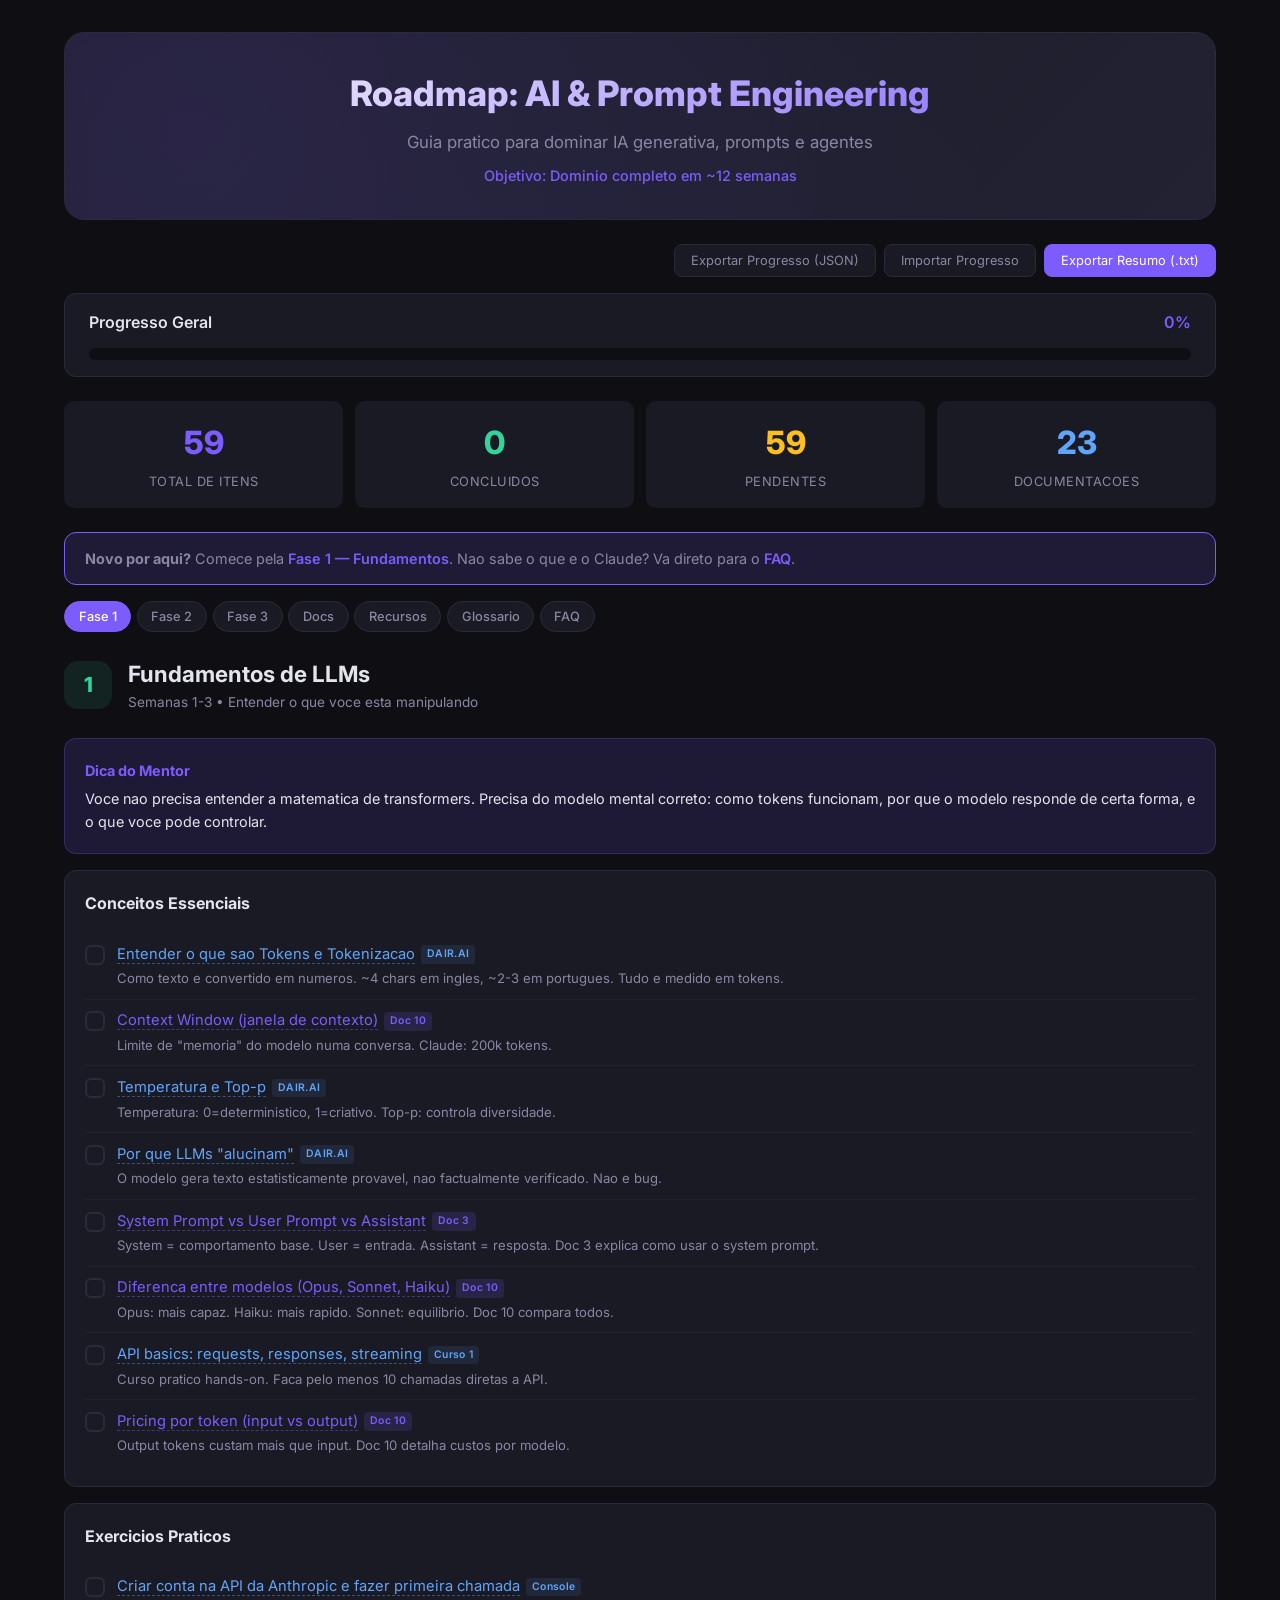
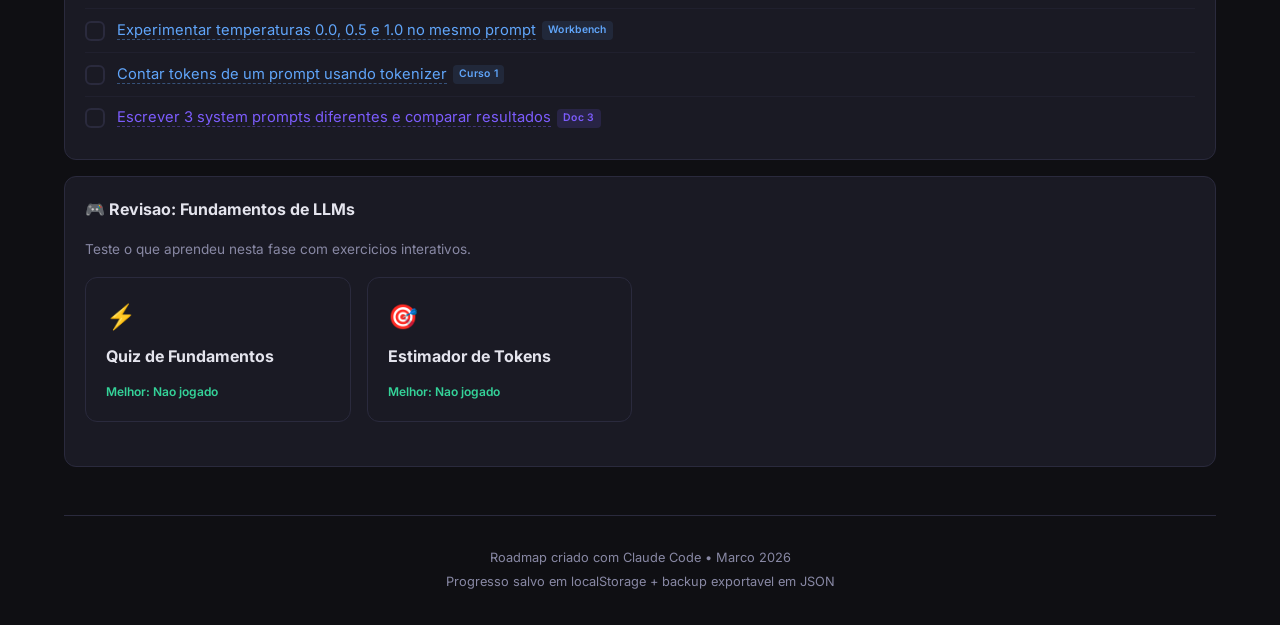
<file: index.html>
<!DOCTYPE html>
<html lang="pt-BR">
<head>
<meta charset="UTF-8">
<meta name="viewport" content="width=device-width, initial-scale=1.0">
<title>Roadmap - AI & Prompt Engineering</title>
<link rel="stylesheet" href="roadmap.css">
</head>
<body>
<div class="container">

  <div class="header">
    <h1>Roadmap: AI &amp; Prompt Engineering</h1>
    <p>Guia pratico para dominar IA generativa, prompts e agentes</p>
    <div class="subtitle">Objetivo: Dominio completo em ~12 semanas</div>
  </div>

  <div class="backup-bar">
    <button class="backup-btn" onclick="exportProgress()">Exportar Progresso (JSON)</button>
    <button class="backup-btn" onclick="document.getElementById('importFile').click()">Importar Progresso</button>
    <input type="file" id="importFile" accept=".json" onchange="importProgress(event)">
    <button class="backup-btn primary" onclick="exportProgressTxt()">Exportar Resumo (.txt)</button>
  </div>

  <div class="global-progress">
    <div class="label"><span>Progresso Geral</span><span id="globalPercent">0%</span></div>
    <div class="progress-bar"><div class="fill" id="globalFill" style="width:0%"></div></div>
  </div>

  <div class="stats">
    <div class="stat-card"><div class="number" style="color:var(--accent)" id="statTotal">0</div><div class="desc">Total de Itens</div></div>
    <div class="stat-card"><div class="number" style="color:var(--green)" id="statDone">0</div><div class="desc">Concluidos</div></div>
    <div class="stat-card"><div class="number" style="color:var(--yellow)" id="statPending">0</div><div class="desc">Pendentes</div></div>
    <div class="stat-card"><div class="number" style="color:var(--blue)">23</div><div class="desc">Documentacoes</div></div>
  </div>

  <div class="welcome-banner">
    <strong>Novo por aqui?</strong> Comece pela <a href="#" onclick="showPhase('phase1', document.querySelector('.tab-btn'));return false;">Fase 1 — Fundamentos</a>. Nao sabe o que e o Claude? Va direto para o <a href="#" onclick="showPhase('faq', document.querySelectorAll('.tab-btn')[7]);return false;">FAQ</a>.
  </div>

  <div class="tabs">
    <button class="tab-btn active" onclick="showPhase('phase1',this)">Fase 1</button>
    <button class="tab-btn" onclick="showPhase('phase2',this)">Fase 2</button>
    <button class="tab-btn" onclick="showPhase('phase3',this)">Fase 3</button>
    <button class="tab-btn" onclick="showPhase('phase4',this)" id="tab-phase4" style="display:none;">Fase 4</button>
    <button class="tab-btn" onclick="showPhase('docs',this)">Docs</button>
    <button class="tab-btn" onclick="showPhase('resources',this)">Recursos</button>
    <button class="tab-btn" onclick="showPhase('glossary',this)">Glossario</button>
    <button class="tab-btn" onclick="showPhase('faq',this)">FAQ</button>
  </div>

  <!-- Containers dinâmicos — preenchidos pelo roadmap.js -->
  <div id="phases-container"></div>
  <div class="phase" id="docs"></div>
  <div class="phase" id="resources"></div>
  <div class="phase" id="glossary"></div>

  <div class="phase" id="faq"></div>

  <div class="footer">
    <p>Roadmap criado com Claude Code &bull; Marco 2026</p>
    <p style="margin-top:0.25rem;">Progresso salvo em localStorage + backup exportavel em JSON</p>
  </div>

</div>

<script src="roadmap-data.js"></script>
<script src="roadmap.js"></script>
</body>
</html>
</file>
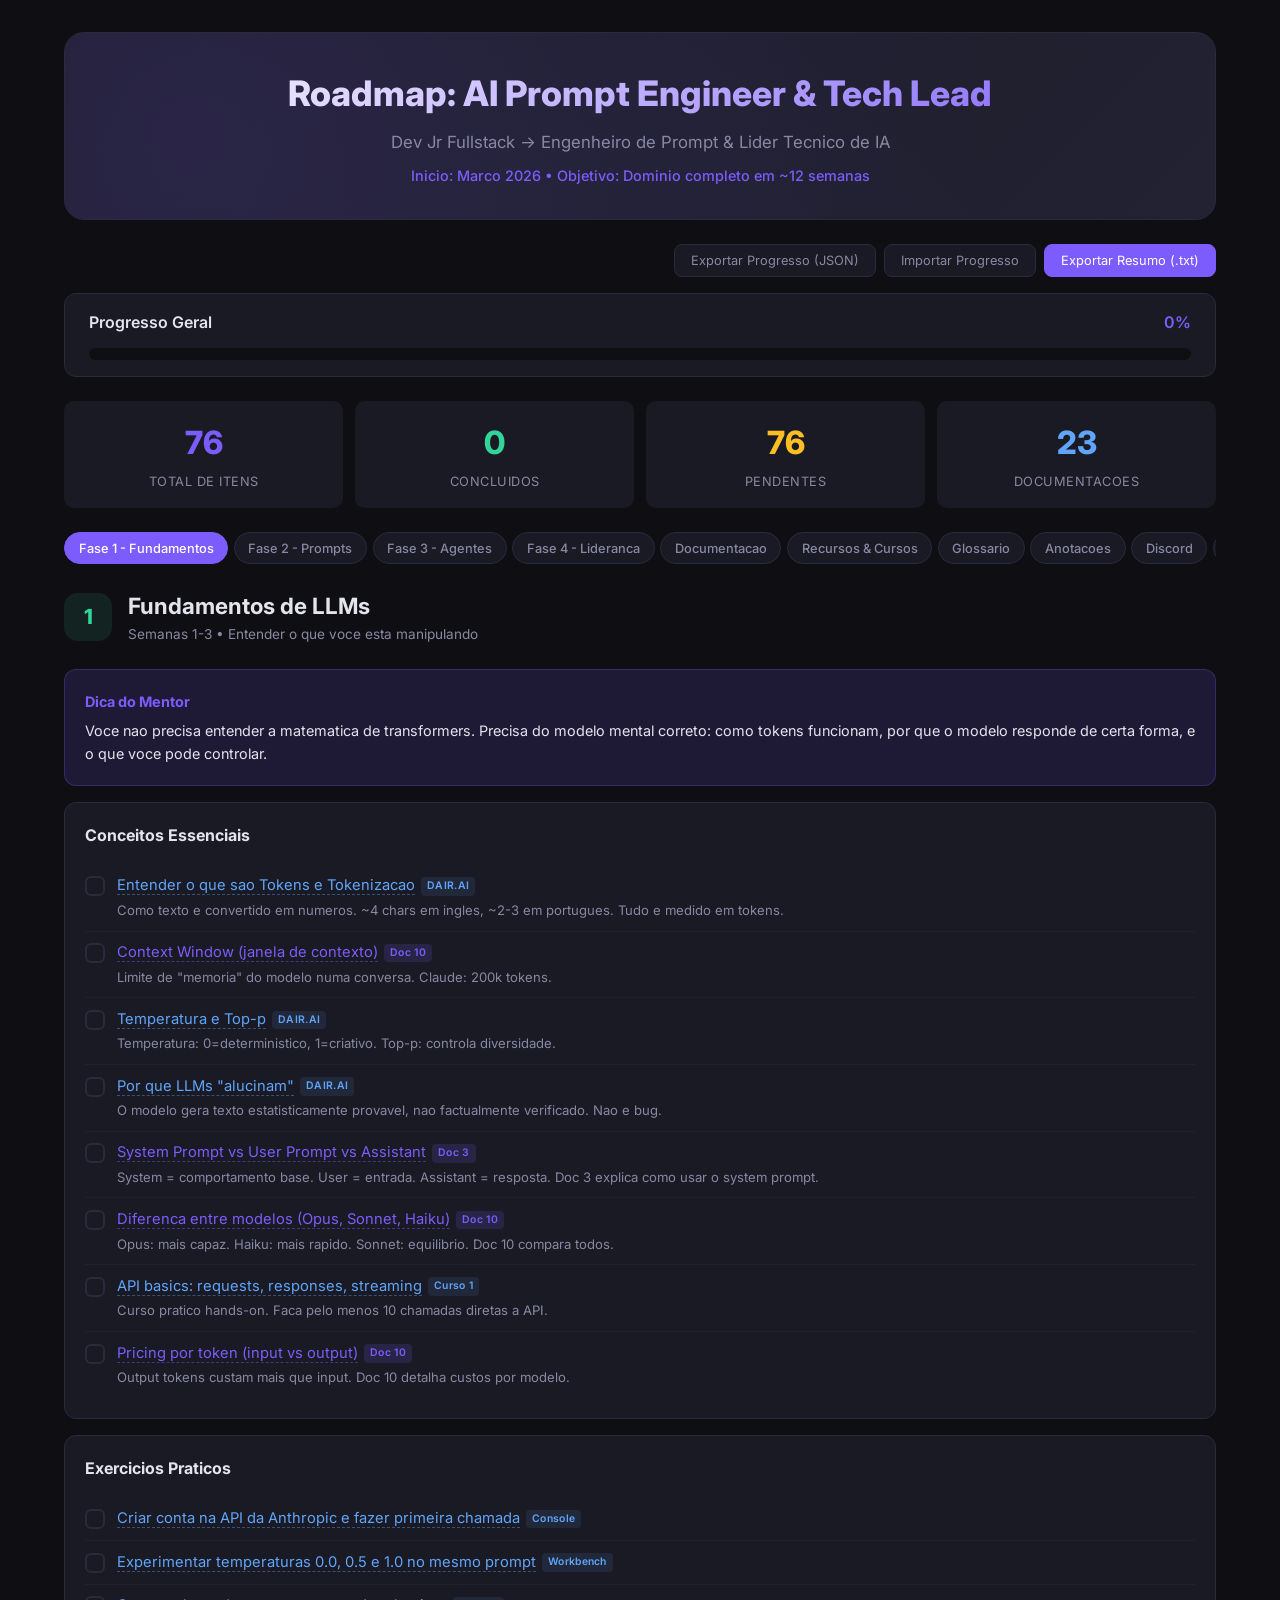
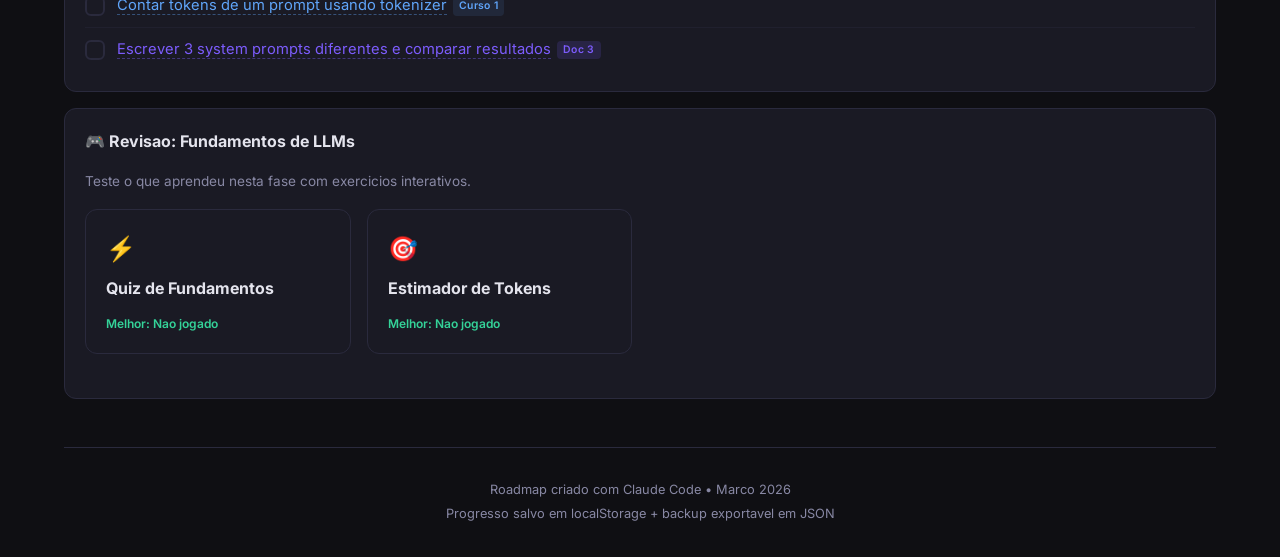
<file: roadmap-ai-engineer.html>
<!DOCTYPE html>
<html lang="pt-BR">
<head>
<meta charset="UTF-8">
<meta name="viewport" content="width=device-width, initial-scale=1.0">
<title>Roadmap - AI Prompt Engineer & Tech Lead</title>
<link rel="stylesheet" href="roadmap.css">
</head>
<body>
<div class="container">

  <div class="header">
    <h1>Roadmap: AI Prompt Engineer &amp; Tech Lead</h1>
    <p>Dev Jr Fullstack &rarr; Engenheiro de Prompt &amp; Lider Tecnico de IA</p>
    <div class="subtitle">Inicio: Marco 2026 &bull; Objetivo: Dominio completo em ~12 semanas</div>
  </div>

  <div class="backup-bar">
    <button class="backup-btn" onclick="exportProgress()">Exportar Progresso (JSON)</button>
    <button class="backup-btn" onclick="document.getElementById('importFile').click()">Importar Progresso</button>
    <input type="file" id="importFile" accept=".json" onchange="importProgress(event)">
    <button class="backup-btn primary" onclick="exportProgressTxt()">Exportar Resumo (.txt)</button>
  </div>

  <div class="global-progress">
    <div class="label"><span>Progresso Geral</span><span id="globalPercent">0%</span></div>
    <div class="progress-bar"><div class="fill" id="globalFill" style="width:0%"></div></div>
  </div>

  <div class="stats">
    <div class="stat-card"><div class="number" style="color:var(--accent)" id="statTotal">0</div><div class="desc">Total de Itens</div></div>
    <div class="stat-card"><div class="number" style="color:var(--green)" id="statDone">0</div><div class="desc">Concluidos</div></div>
    <div class="stat-card"><div class="number" style="color:var(--yellow)" id="statPending">0</div><div class="desc">Pendentes</div></div>
    <div class="stat-card"><div class="number" style="color:var(--blue)">23</div><div class="desc">Documentacoes</div></div>
  </div>

  <div class="tabs">
    <button class="tab-btn active" onclick="showPhase('phase1',this)">Fase 1 - Fundamentos</button>
    <button class="tab-btn" onclick="showPhase('phase2',this)">Fase 2 - Prompts</button>
    <button class="tab-btn" onclick="showPhase('phase3',this)">Fase 3 - Agentes</button>
    <button class="tab-btn" onclick="showPhase('phase4',this)">Fase 4 - Lideranca</button>
    <button class="tab-btn" onclick="showPhase('docs',this)">Documentacao</button>
    <button class="tab-btn" onclick="showPhase('resources',this)">Recursos &amp; Cursos</button>
    <button class="tab-btn" onclick="showPhase('glossary',this)">Glossario</button>
    <button class="tab-btn" onclick="showPhase('notes',this)">Anotacoes</button>
    <button class="tab-btn" onclick="showPhase('discord',this)">Discord</button>
    <button class="tab-btn" onclick="showPhase('faq',this)">FAQ</button>
  </div>

  <!-- Containers dinâmicos — preenchidos pelo roadmap.js -->
  <div id="phases-container"></div>
  <div class="phase" id="docs"></div>
  <div class="phase" id="resources"></div>
  <div class="phase" id="glossary"></div>

  <!-- Notas: estáticas, preservadas como estão -->
  <div class="phase" id="notes">
    <div class="phase-header">
      <div class="phase-badge" style="background:var(--accent-glow);color:var(--accent);">N</div>
      <div class="phase-info"><h2>Suas Anotacoes</h2><div class="duration">Tudo salvo automaticamente no navegador</div></div>
    </div>
    <div class="section"><h3>Aprendizados e Insights</h3><textarea class="notes-area" id="notesGeneral" placeholder="Registre aprendizados, descobertas e insights..." oninput="saveNotes()"></textarea></div>
    <div class="section"><h3>Duvidas para Investigar</h3><textarea class="notes-area" id="notesQuestions" placeholder="Anote duvidas para investigar depois..." oninput="saveNotes()"></textarea></div>
    <div class="section"><h3>Ideias para a Empresa</h3><textarea class="notes-area" id="notesIdeas" placeholder="Ideias de como aplicar IA na empresa..." oninput="saveNotes()"></textarea></div>
    <div class="section"><h3>Prompts que Funcionaram</h3><textarea class="notes-area" id="notesPrompts" placeholder="Cole prompts com bons resultados..." oninput="saveNotes()" style="min-height:200px;font-family:'JetBrains Mono',monospace;font-size:0.82rem;"></textarea></div>
  </div>

  <div class="phase" id="discord"></div>
  <div class="phase" id="faq"></div>

  <div class="footer">
    <p>Roadmap criado com Claude Code &bull; Marco 2026</p>
    <p style="margin-top:0.25rem;">Progresso salvo em localStorage + backup exportavel em JSON</p>
  </div>

</div>

<script src="roadmap-data.js"></script>
<script src="roadmap.js"></script>
</body>
</html>
</file>
<file: roadmap.css>
@import url('https://fonts.googleapis.com/css2?family=Inter:wght@300;400;500;600;700;800&family=JetBrains+Mono:wght@400;500&display=swap');

:root {
--bg: #0f0f13;
--surface: #1a1a24;
--surface2: #222233;
--surface3: #16161f;
--border: #2a2a3d;
--text: #e4e4ed;
--text-muted: #8888a4;
--accent: #7c5cfc;
--accent-glow: rgba(124, 92, 252, 0.15);
--green: #34d399;
--green-bg: rgba(52, 211, 153, 0.1);
--yellow: #fbbf24;
--yellow-bg: rgba(251, 191, 36, 0.1);
--blue: #60a5fa;
--blue-bg: rgba(96, 165, 250, 0.1);
--red: #f87171;
--red-bg: rgba(248, 113, 113, 0.1);
--orange: #fb923c;
--orange-bg: rgba(251, 146, 60, 0.1);
--purple: #a855f7;
--purple-bg: rgba(168, 85, 247, 0.1);
}

* { margin: 0; padding: 0; box-sizing: border-box; }

body {
font-family: 'Inter', sans-serif;
background: var(--bg);
color: var(--text);
line-height: 1.6;
min-height: 100vh;
}

.container { max-width: 1200px; margin: 0 auto; padding: 2rem 1.5rem; }

/* Header */
.header {
text-align: center; margin-bottom: 1.5rem; padding: 2rem 1.5rem;
background: linear-gradient(135deg, var(--surface) 0%, var(--surface2) 100%);
border-radius: 20px; border: 1px solid var(--border); position: relative; overflow: hidden;
}
.header::before {
content: ''; position: absolute; top: -50%; left: -50%; width: 200%; height: 200%;
background: radial-gradient(circle at 30% 50%, var(--accent-glow) 0%, transparent 50%); pointer-events: none;
}
.header h1 {
font-size: 2.2rem; font-weight: 800; margin-bottom: 0.5rem;
background: linear-gradient(135deg, #fff 0%, var(--accent) 100%);
-webkit-background-clip: text; -webkit-text-fill-color: transparent; position: relative;
}
.header p { color: var(--text-muted); font-size: 1.05rem; position: relative; }
.header .subtitle { margin-top: 0.5rem; font-size: 0.9rem; color: var(--accent); font-weight: 500; }

/* Backup bar */
.backup-bar {
display: flex; justify-content: flex-end; gap: 0.5rem; margin-bottom: 1rem; flex-wrap: wrap;
}
.backup-btn {
padding: 0.5rem 1rem; background: var(--surface); border: 1px solid var(--border);
border-radius: 8px; color: var(--text-muted); font-size: 0.8rem; cursor: pointer;
font-family: inherit; transition: all 0.2s;
}
.backup-btn:hover { border-color: var(--accent); color: var(--text); }
.backup-btn.primary { background: var(--accent); border-color: var(--accent); color: #fff; }
#importFile { display: none; }

/* Global Progress */
.global-progress {
margin-bottom: 1.5rem; background: var(--surface); border-radius: 12px;
padding: 1rem 1.5rem; border: 1px solid var(--border);
}
.global-progress .label { display: flex; justify-content: space-between; margin-bottom: 0.75rem; font-weight: 600; }
.global-progress .label span:last-child { color: var(--accent); }
.progress-bar { height: 12px; background: var(--bg); border-radius: 999px; overflow: hidden; }
.progress-bar .fill { height: 100%; background: linear-gradient(90deg, var(--accent), #a78bfa); border-radius: 999px; transition: width 0.5s ease; }

/* Stats */
.stats { display: grid; grid-template-columns: repeat(4, 1fr); gap: 0.75rem; margin-bottom: 1.5rem; }
.stat-card { background: var(--surface); border: none; border-radius: 10px; padding: 1rem; text-align: center; }
.stat-card .number { font-size: 2rem; font-weight: 800; }
.stat-card .desc { color: var(--text-muted); font-size: 0.8rem; text-transform: uppercase; letter-spacing: 0.5px; margin-top: 0.25rem; }

/* Welcome banner */
.welcome-banner {
background: var(--accent-glow); border: 1px solid var(--accent); border-radius: 12px;
padding: 0.85rem 1.25rem; margin-bottom: 1rem; font-size: 0.9rem; color: var(--text-muted);
}
.welcome-banner a { color: var(--accent); text-decoration: none; font-weight: 600; }
.welcome-banner a:hover { text-decoration: underline; }

/* Tabs */
.tabs { display: flex; gap: 0.35rem; margin-bottom: 1.5rem; flex-wrap: nowrap; overflow-x: auto; -webkit-overflow-scrolling: touch; scrollbar-width: none; }
.tabs::-webkit-scrollbar { display: none; }
.tab-btn {
padding: 0.45rem 0.85rem; background: var(--surface); border: 1px solid var(--border);
border-radius: 999px; color: var(--text-muted); font-size: 0.8rem; font-weight: 500;
cursor: pointer; transition: all 0.2s; font-family: inherit; white-space: nowrap;
}
.tab-btn:hover { border-color: var(--accent); color: var(--text); }
.tab-btn.active { background: var(--accent); border-color: var(--accent); color: #fff; }

/* Phase */
.phase { display: none; }
.phase.active { display: block; }
.phase-header { display: flex; align-items: center; gap: 1rem; margin-bottom: 1.5rem; }
.phase-badge {
width: 48px; height: 48px; border-radius: 14px; display: flex; align-items: center;
justify-content: center; font-size: 1.3rem; font-weight: 800; flex-shrink: 0;
}
.phase-info h2 { font-size: 1.4rem; font-weight: 700; }
.phase-info .duration { color: var(--text-muted); font-size: 0.85rem; }

/* Section */
.section {
background: var(--surface); border: 1px solid var(--border); border-radius: 12px;
padding: 1.25rem; margin-bottom: 1rem;
}
.section h3 { font-size: 1rem; font-weight: 700; margin-bottom: 1rem; display: flex; align-items: center; gap: 0.5rem; }

/* Checklist */
.checklist { list-style: none; }
.checklist li { display: flex; align-items: flex-start; gap: 0.75rem; padding: 0.6rem 0; border-bottom: 1px solid rgba(42,42,61,0.4); font-size: 0.92rem; }
.checklist li:last-child { border-bottom: none; }
.checklist input[type="checkbox"] {
appearance: none; -webkit-appearance: none; width: 20px; height: 20px; min-width: 20px;
border: 2px solid var(--border); border-radius: 6px; cursor: pointer; margin-top: 2px;
transition: all 0.2s; position: relative;
}
.checklist input[type="checkbox"]:checked { background: var(--green); border-color: var(--green); }
.checklist input[type="checkbox"]:checked::after {
content: '\2713'; position: absolute; top: 50%; left: 50%; transform: translate(-50%, -50%);
color: #000; font-size: 12px; font-weight: 700;
}
.checklist input[type="checkbox"]:checked + .item-text { text-decoration: line-through; color: var(--text-muted); }
.item-text { flex: 1; }
.item-text .detail { color: var(--text-muted); font-size: 0.82rem; display: block; margin-top: 2px; }
/* Related items inside doc blocks */
.doc-related {
margin-top: 1.25rem; padding-top: 1rem; border-top: 1px dashed var(--border);
}
.doc-related .doc-related-title {
font-size: 0.8rem; font-weight: 700; color: var(--green); text-transform: uppercase;
letter-spacing: 0.5px; margin-bottom: 0.75rem; display: flex; align-items: center; gap: 0.5rem;
}
.doc-related .doc-related-title::before { content: '\2713'; }
.doc-related .doc-checklist { list-style: none; padding: 0; }
.doc-related .doc-checklist li {
display: flex; align-items: center; gap: 0.6rem; padding: 0.5rem 0.75rem;
background: var(--bg); border-radius: 8px; margin-bottom: 0.4rem; font-size: 0.85rem;
transition: background 0.2s;
}
.doc-related .doc-checklist li:hover { background: var(--surface2); }
.doc-related .doc-checklist li .phase-tag {
font-size: 0.6rem; padding: 2px 6px; border-radius: 4px; font-weight: 600;
letter-spacing: 0.3px; flex-shrink: 0;
}
.phase-tag-1 { background: var(--green-bg); color: var(--green); }
.phase-tag-2 { background: var(--yellow-bg); color: var(--yellow); }
.phase-tag-3 { background: var(--blue-bg); color: var(--blue); }
.phase-tag-4 { background: var(--orange-bg); color: var(--orange); }

.doc-related .doc-checklist input[type="checkbox"] {
appearance: none; -webkit-appearance: none; width: 18px; height: 18px; min-width: 18px;
border: 2px solid var(--border); border-radius: 5px; cursor: pointer;
transition: all 0.2s; position: relative;
}
.doc-related .doc-checklist input[type="checkbox"]:checked {
background: var(--green); border-color: var(--green);
}
.doc-related .doc-checklist input[type="checkbox"]:checked::after {
content: '\2713'; position: absolute; top: 50%; left: 50%; transform: translate(-50%, -50%);
color: #000; font-size: 11px; font-weight: 700;
}
.doc-related .doc-checklist .item-label { flex: 1; }
.doc-related .doc-checklist input[type="checkbox"]:checked ~ .item-label {
text-decoration: line-through; color: var(--text-muted);
}

.item-text a.item-link {
color: var(--accent); text-decoration: none; border-bottom: 1px dashed rgba(124,92,252,0.4);
transition: all 0.2s;
}
.item-text a.item-link:hover { color: #a78bfa; border-bottom-color: #a78bfa; }
.item-text a.item-link.ext { color: var(--blue); border-bottom-color: rgba(96,165,250,0.4); }
.item-text a.item-link.ext:hover { color: #93c5fd; border-bottom-color: #93c5fd; }
.item-text .link-badge {
display: inline-block; font-size: 0.65rem; padding: 1px 6px; border-radius: 4px;
background: var(--accent-glow); color: var(--accent); margin-left: 6px; vertical-align: middle;
font-weight: 600; letter-spacing: 0.3px;
}
.item-text .link-badge.ext-badge { background: var(--blue-bg); color: var(--blue); }

/* Tip */
.tip { background: var(--accent-glow); border: 1px solid rgba(124,92,252,0.25); border-radius: 12px; padding: 1.25rem; margin-bottom: 1rem; font-size: 0.9rem; }
.tip .tip-title { font-weight: 700; margin-bottom: 0.35rem; color: var(--accent); }

/* Resource cards */
.resources-grid { display: grid; grid-template-columns: repeat(auto-fill, minmax(280px, 1fr)); gap: 1rem; }
.resource-card {
background: var(--bg); border: 1px solid var(--border); border-radius: 12px; padding: 1.25rem;
transition: all 0.2s; text-decoration: none; color: inherit; display: block;
}
.resource-card:hover { border-color: var(--accent); transform: translateY(-2px); box-shadow: 0 8px 30px rgba(124,92,252,0.1); }
.tag { display: inline-block; padding: 0.2rem 0.65rem; border-radius: 999px; font-size: 0.7rem; font-weight: 600; text-transform: uppercase; letter-spacing: 0.5px; margin-bottom: 0.5rem; }
.tag-free { background: var(--green-bg); color: var(--green); }
.tag-docs { background: var(--blue-bg); color: var(--blue); }
.tag-course { background: var(--yellow-bg); color: var(--yellow); }
.tag-tool { background: var(--orange-bg); color: var(--orange); }
.tag-book { background: var(--red-bg); color: var(--red); }
.tag-community { background: var(--purple-bg); color: var(--purple); }
.tag-key { background: rgba(52,211,153,0.15); color: var(--green); }
.tag-leaked { background: rgba(251,191,36,0.18); color: var(--yellow); border: 1px solid rgba(251,191,36,0.35); }
.tag-leaked::before { content: '\2B50 '; }
.leaked-banner {
background: linear-gradient(135deg, rgba(251,191,36,0.08) 0%, rgba(251,146,60,0.08) 100%);
border: 1px solid rgba(251,191,36,0.25); border-radius: 10px; padding: 0.75rem 1rem;
margin-bottom: 1rem; font-size: 0.8rem; color: var(--yellow); display: flex; align-items: center; gap: 0.5rem;
}
.leaked-banner .lb-icon { font-size: 1.1rem; }
.leaked-banner .lb-text { color: var(--text-muted); }
.leaked-banner .lb-text strong { color: var(--yellow); }
.resource-card .title { font-weight: 600; font-size: 0.95rem; margin-bottom: 0.35rem; }
.resource-card .desc { color: var(--text-muted); font-size: 0.82rem; }

/* Doc summary blocks */
.doc-block {
background: var(--surface); border: 1px solid var(--border); border-radius: 16px;
margin-bottom: 1.25rem; overflow: hidden;
}
.doc-header {
padding: 1.25rem 1.5rem; cursor: pointer; display: flex; justify-content: space-between;
align-items: center; user-select: none; transition: background 0.2s;
}
.doc-header:hover { background: var(--surface2); }
.doc-header h3 { font-size: 1rem; font-weight: 700; display: flex; align-items: center; gap: 0.5rem; margin: 0; }
.doc-header .arrow { transition: transform 0.3s; color: var(--text-muted); font-size: 0.8rem; }
.doc-header.open .arrow { transform: rotate(180deg); }
.doc-header .doc-tag { margin-left: 0.75rem; }
.doc-body { padding: 0 1.5rem 1.5rem; display: none; }
.doc-body.open { display: block; }

.doc-body .key-point {
padding: 0.75rem 1rem; background: var(--bg); border-left: 3px solid var(--accent);
border-radius: 0 8px 8px 0; margin-bottom: 0.75rem; font-size: 0.88rem;
}
.doc-body .key-point strong { color: var(--accent); }
.doc-body .key-point .sub { color: var(--text-muted); font-size: 0.82rem; display: block; margin-top: 4px; }

.doc-body .example-box {
background: var(--surface3); border: 1px solid var(--border); border-radius: 10px;
padding: 1rem; margin: 0.75rem 0; font-family: 'JetBrains Mono', monospace; font-size: 0.8rem;
color: var(--text-muted); white-space: pre-wrap; line-height: 1.5; overflow-x: auto;
}
.doc-body .example-label { font-size: 0.75rem; color: var(--green); font-weight: 600; text-transform: uppercase; letter-spacing: 0.5px; margin-bottom: 0.5rem; display: block; }
.doc-body .bad-label { color: var(--red); }
.doc-body .good-label { color: var(--green); }

.doc-body .link-out {
display: inline-flex; align-items: center; gap: 0.35rem; color: var(--accent);
font-size: 0.85rem; text-decoration: none; font-weight: 500; margin-top: 0.5rem;
}
.doc-body .link-out:hover { text-decoration: underline; }

.doc-body ul { list-style: none; padding: 0; }
.doc-body ul li { padding: 0.4rem 0; padding-left: 1.25rem; position: relative; font-size: 0.88rem; border-bottom: 1px solid rgba(42,42,61,0.5); }
.doc-body ul li:last-child { border-bottom: none; }
.doc-body ul li::before { content: '\25B8'; position: absolute; left: 0; color: var(--accent); }

/* Concept grid */
.concept-grid { display: grid; grid-template-columns: repeat(auto-fill, minmax(250px, 1fr)); gap: 0.75rem; }
.concept { background: var(--bg); border: 1px solid var(--border); border-radius: 10px; padding: 1rem; }
.concept .term { font-weight: 700; font-size: 0.9rem; margin-bottom: 0.25rem; color: var(--accent); }
.concept .def { font-size: 0.82rem; color: var(--text-muted); }

/* FAQ Search */
.faq-search {
width: 100%; background: var(--bg); border: 1px solid var(--border);
border-radius: 10px; padding: 0.75rem 1rem; color: var(--text); font-family: inherit;
font-size: 0.9rem; outline: none; transition: border-color 0.2s;
}
.faq-search:focus { border-color: var(--accent); }
.faq-search::placeholder { color: var(--text-muted); }

/* Minigames */
.minigame-grid { display: grid; grid-template-columns: repeat(auto-fill, minmax(240px, 1fr)); gap: 1rem; margin-bottom: 1.5rem; }
.minigame-card {
background: var(--surface); border: 1px solid var(--border); border-radius: 12px;
padding: 1.25rem; cursor: pointer; transition: all 0.2s;
}
.minigame-card:hover { border-color: var(--accent); transform: translateY(-2px); }
.minigame-card .mg-icon { font-size: 1.5rem; margin-bottom: 0.5rem; }
.minigame-card .mg-title { font-weight: 700; font-size: 1rem; margin-bottom: 0.25rem; }
.minigame-card .mg-desc { color: var(--text-muted); font-size: 0.82rem; }
.minigame-card .mg-score { margin-top: 0.75rem; font-size: 0.75rem; color: var(--green); font-weight: 600; }

.mg-question-box {
background: var(--surface); border: 1px solid var(--border); border-radius: 12px;
padding: 1.5rem; margin-bottom: 1rem;
}
.mg-question-box h3 { font-size: 1rem; margin-bottom: 1rem; }
.mg-progress-text { color: var(--text-muted); font-size: 0.8rem; margin-bottom: 0.5rem; }
.mg-option {
display: block; width: 100%; text-align: left; padding: 0.75rem 1rem;
background: var(--bg); border: 1px solid var(--border); border-radius: 8px;
color: var(--text); font-family: inherit; font-size: 0.88rem; cursor: pointer;
margin-bottom: 0.5rem; transition: all 0.2s;
}
.mg-option:hover:not(:disabled) { border-color: var(--accent); background: var(--surface2); }
.mg-option.correct { border-color: var(--green); background: var(--green-bg); }
.mg-option.wrong { border-color: var(--red); background: var(--red-bg); }
.mg-option:disabled { cursor: default; }
.mg-explanation {
margin-top: 0.75rem; padding: 0.75rem 1rem; background: var(--accent-glow);
border-radius: 8px; font-size: 0.85rem; color: var(--text-muted); display: none;
}
.mg-explanation.visible { display: block; }
.mg-next-btn {
margin-top: 1rem; padding: 0.5rem 1.5rem; background: var(--accent);
border: none; border-radius: 8px; color: #fff; font-family: inherit;
font-size: 0.85rem; cursor: pointer; display: none;
}
.mg-next-btn.visible { display: inline-block; }
.mg-result {
text-align: center; padding: 2rem; background: var(--surface);
border-radius: 12px; border: 1px solid var(--border);
}
.mg-result .mg-score-big { font-size: 2.5rem; font-weight: 800; color: var(--accent); }
.mg-result .mg-score-label { color: var(--text-muted); font-size: 0.9rem; margin-top: 0.25rem; }
.mg-back-btn {
margin-top: 1rem; padding: 0.5rem 1.5rem; background: var(--surface2);
border: 1px solid var(--border); border-radius: 8px; color: var(--text);
font-family: inherit; font-size: 0.85rem; cursor: pointer;
}
.mg-bad-prompt {
background: var(--red-bg); border: 1px solid rgba(248,113,113,0.3); border-radius: 8px;
padding: 1rem; font-family: 'JetBrains Mono', monospace; font-size: 0.82rem;
margin-bottom: 1rem; color: var(--text-muted);
}
.mg-bad-label { font-size: 0.7rem; color: var(--red); font-weight: 700; text-transform: uppercase; margin-bottom: 0.35rem; }
.mg-token-text {
background: var(--bg); border: 1px solid var(--border); border-radius: 8px;
padding: 1rem; font-family: 'JetBrains Mono', monospace; font-size: 0.85rem;
margin-bottom: 1rem; color: var(--text);
}
.mg-token-input {
width: 100px; padding: 0.5rem; background: var(--bg); border: 1px solid var(--border);
border-radius: 8px; color: var(--text); font-family: inherit; font-size: 1rem;
text-align: center; outline: none;
}
.mg-token-input:focus { border-color: var(--accent); }
.mg-submit-btn {
padding: 0.5rem 1.25rem; background: var(--accent); border: none; border-radius: 8px;
color: #fff; font-family: inherit; cursor: pointer; margin-left: 0.5rem;
}

.footer { text-align: center; margin-top: 3rem; padding-top: 2rem; border-top: 1px solid var(--border); color: var(--text-muted); font-size: 0.8rem; }

@media (max-width: 768px) {
  .stats { grid-template-columns: repeat(2, 1fr); }
  .header h1 { font-size: 1.6rem; }
  .tabs { flex-wrap: nowrap; padding-bottom: 0.5rem; }
  .backup-bar { justify-content: flex-start; }
}
@media (max-width: 480px) {
  .stats { grid-template-columns: repeat(2, 1fr); }
  .container { padding: 1rem; }
  .header h1 { font-size: 1.3rem; }
  .phase-info h2 { font-size: 1.1rem; }
  .backup-btn { font-size: 0.75rem; padding: 0.4rem 0.75rem; }
}
@media print { body { background: #fff; color: #000; } .tab-btn, .backup-bar { display: none; } .phase { display: block !important; page-break-inside: avoid; } }
</file>
